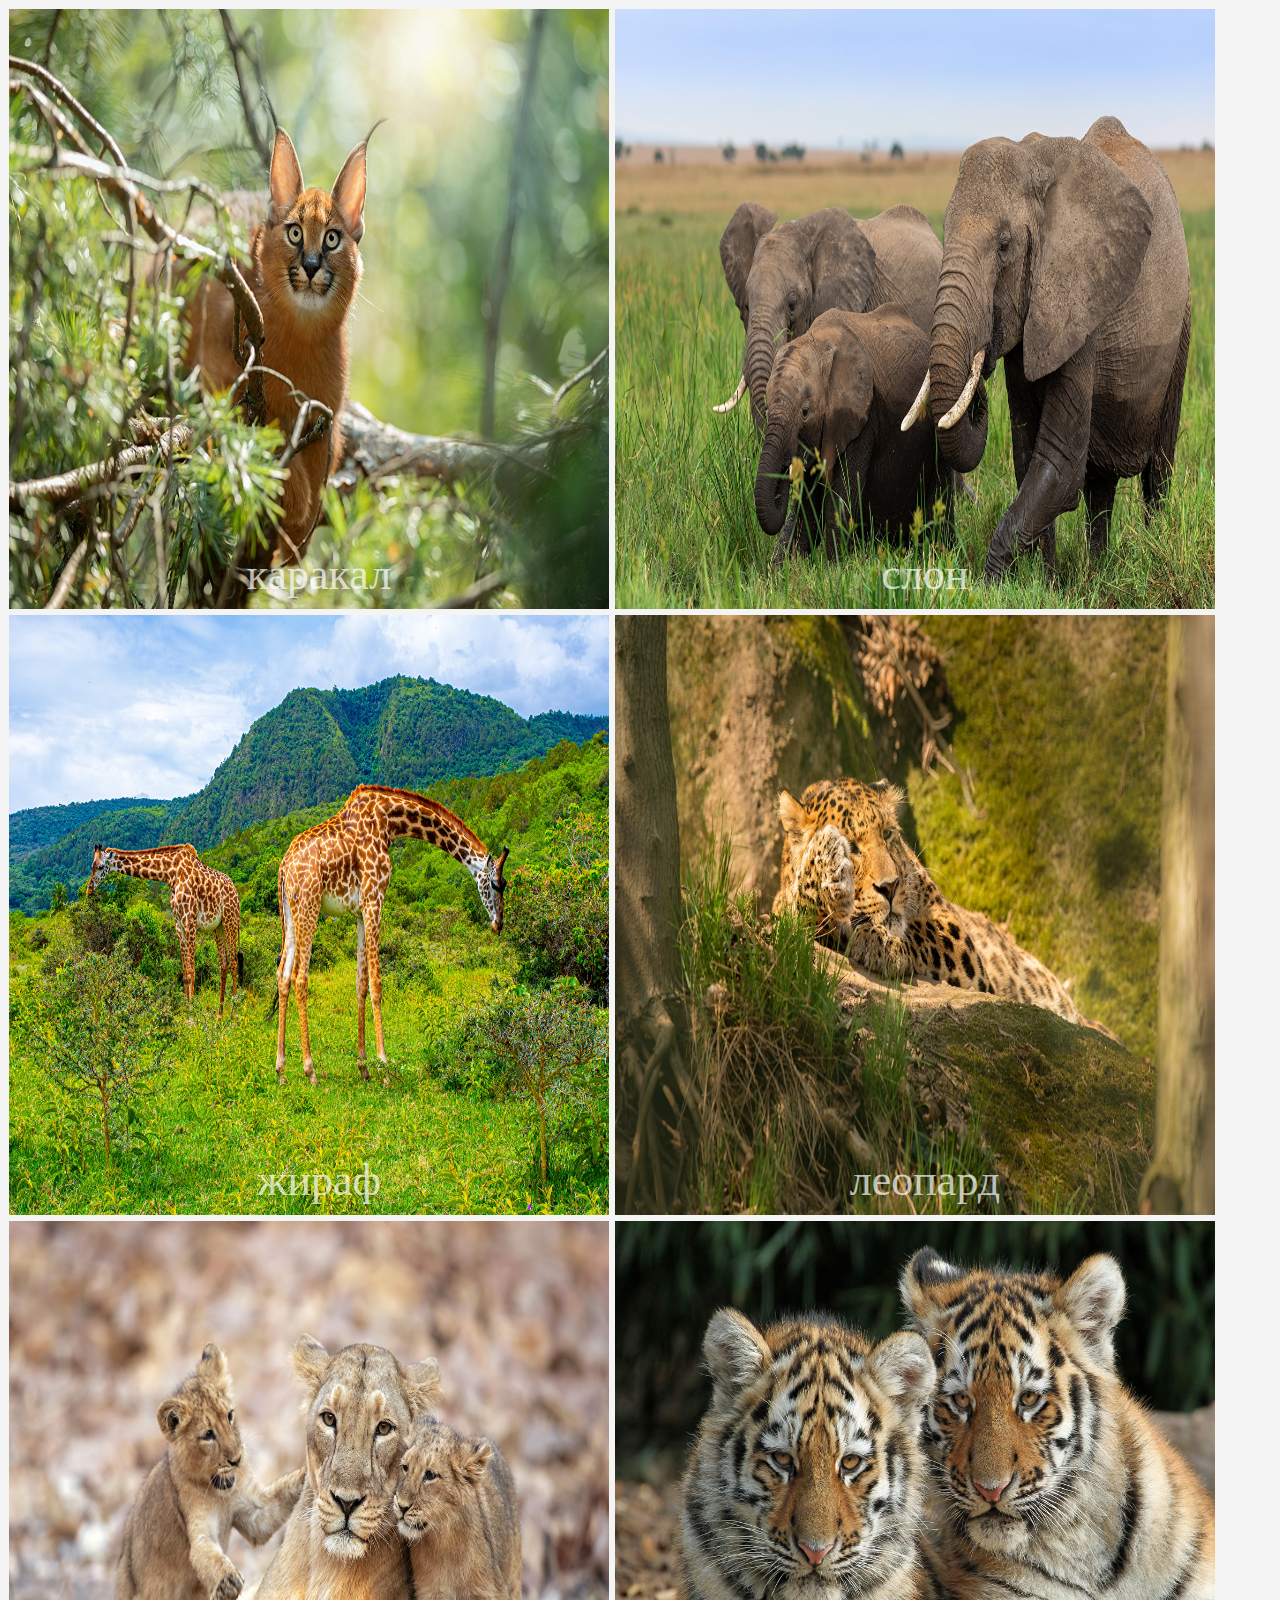
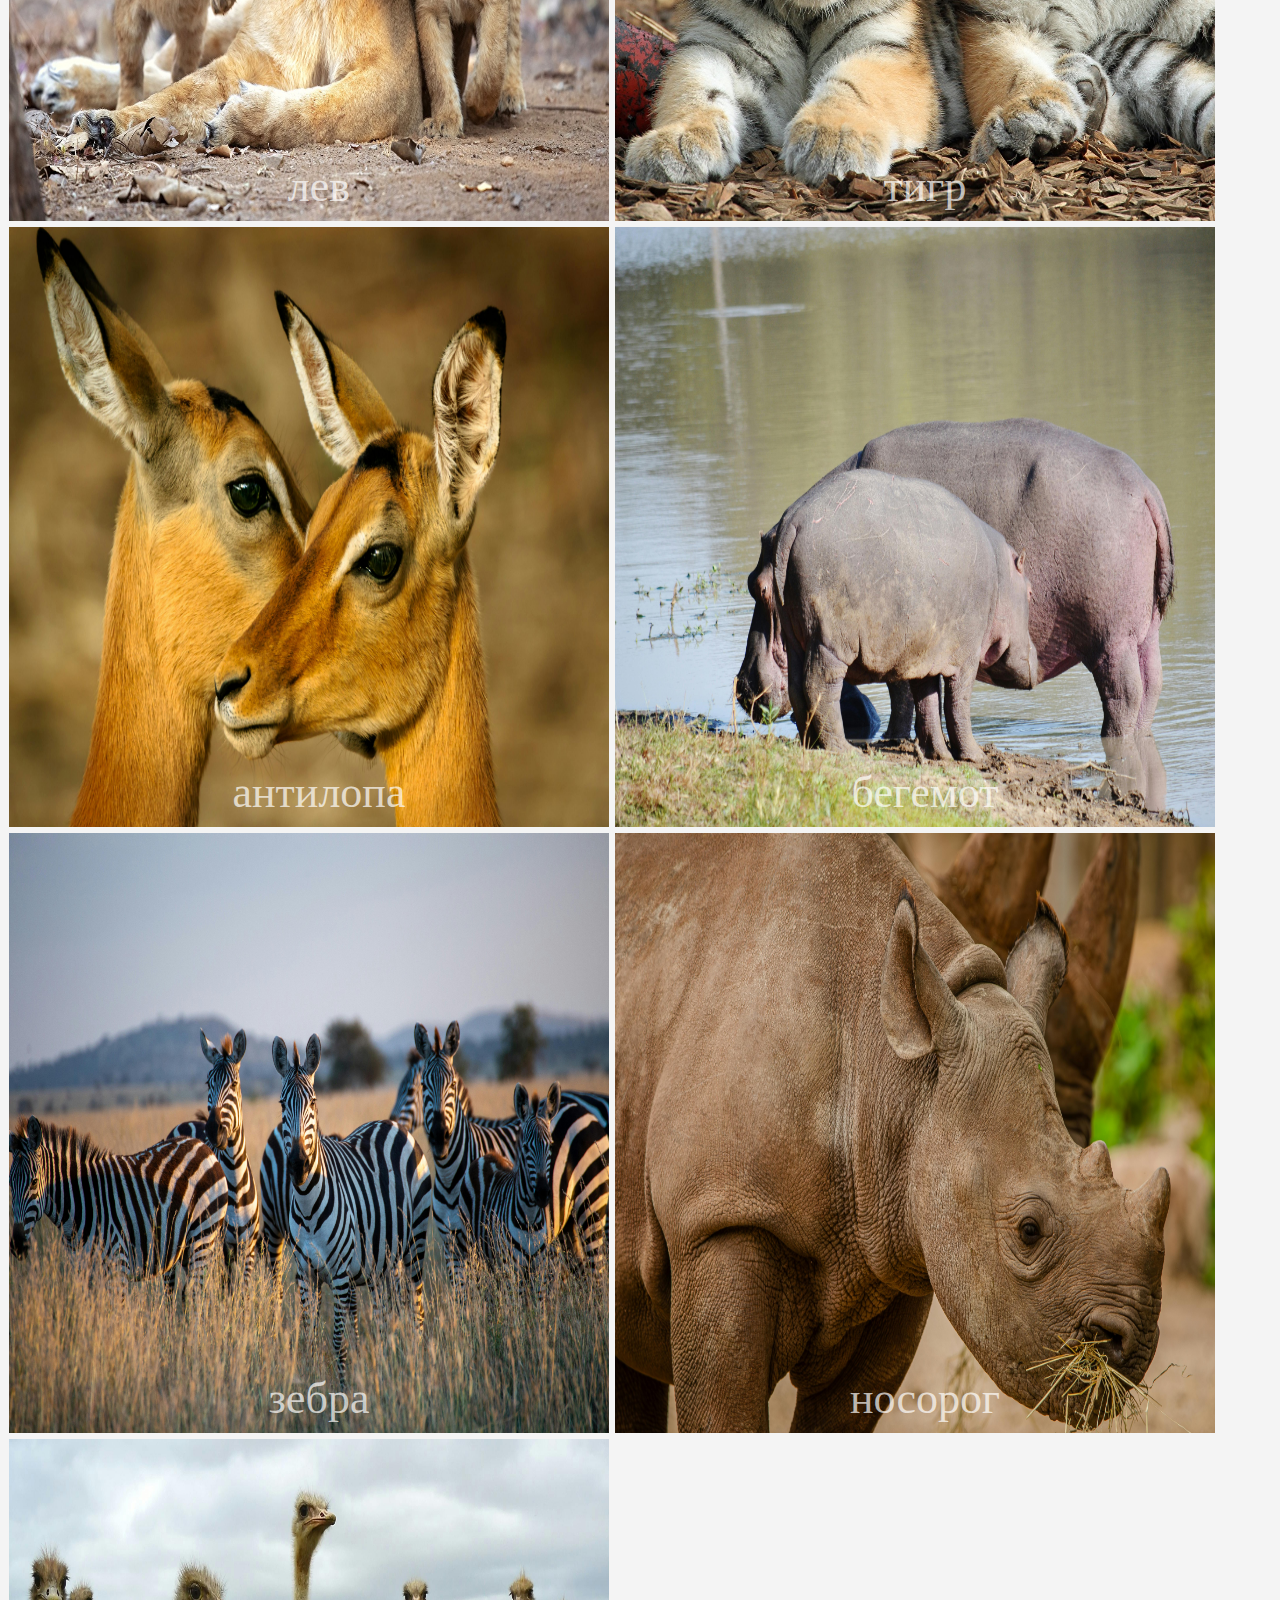
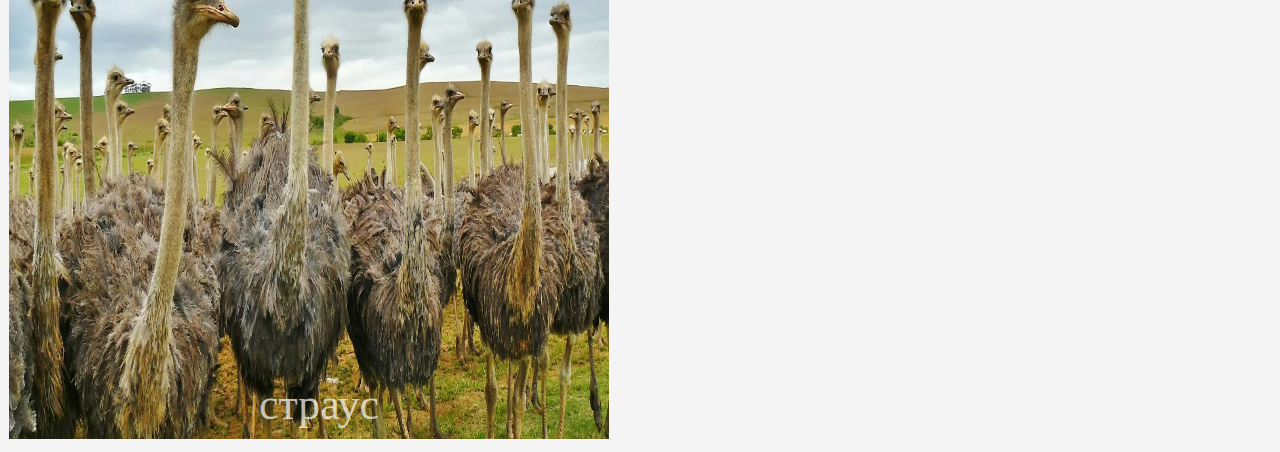
<file: flex/index.html>
<!DOCTYPE html>
<html lang="en">

<head>
   <meta charset="UTF-8">
   <meta name="viewport" content="width=device-width, initial-scale=1.0">
   <title>Document</title>
   <link rel="stylesheet" href="style.css">
</head>

<body>
   <div class="photo-gallery">
      <img src="./assets/1.jpg" class="photo-item">
      <div class="caption">каракал</div>
   </div>
   <div class="photo-gallery">
      <img src="./assets/2.jpg" class="photo-item">
      <div class="caption">слон</div>
   </div>
   <div class="photo-gallery">
      <img src="./assets/3.jpg" class="photo-item">
      <div class="caption">жираф</div>
   </div>
   <div class="photo-gallery">
      <img src="./assets/4.jpg" class="photo-item">
      <div class="caption">леопард</div>
   </div>
   <div class="photo-gallery">
      <img src="./assets/5.jpg" class="photo-item">
      <div class="caption">лев</div>
   </div>
   <div class="photo-gallery">
      <img src="./assets/6.jpg" class="photo-item">
      <div class="caption">тигр</div>
   </div>
   <div class="photo-gallery">
      <img src="./assets/7.jpg" class="photo-item">
      <div class="caption">антилопа</div>
   </div>
   <div class="photo-gallery">
      <img src="./assets/8.jpg" class="photo-item">
      <div class="caption">бегемот</div>
   </div>
   <div class="photo-gallery">
      <img src="./assets/9.jpg" class="photo-item">
      <div class="caption">зебра</div>
   </div>
   <div class="photo-gallery">
      <img src="./assets/10.jpg" class="photo-item">
      <div class="caption">носорог</div>
   </div>
   <div class="photo-gallery">
      <img src="./assets/11.jpg" class="photo-item">
      <div class="caption">страус</div>
   </div>
</body>
</html>
</file>
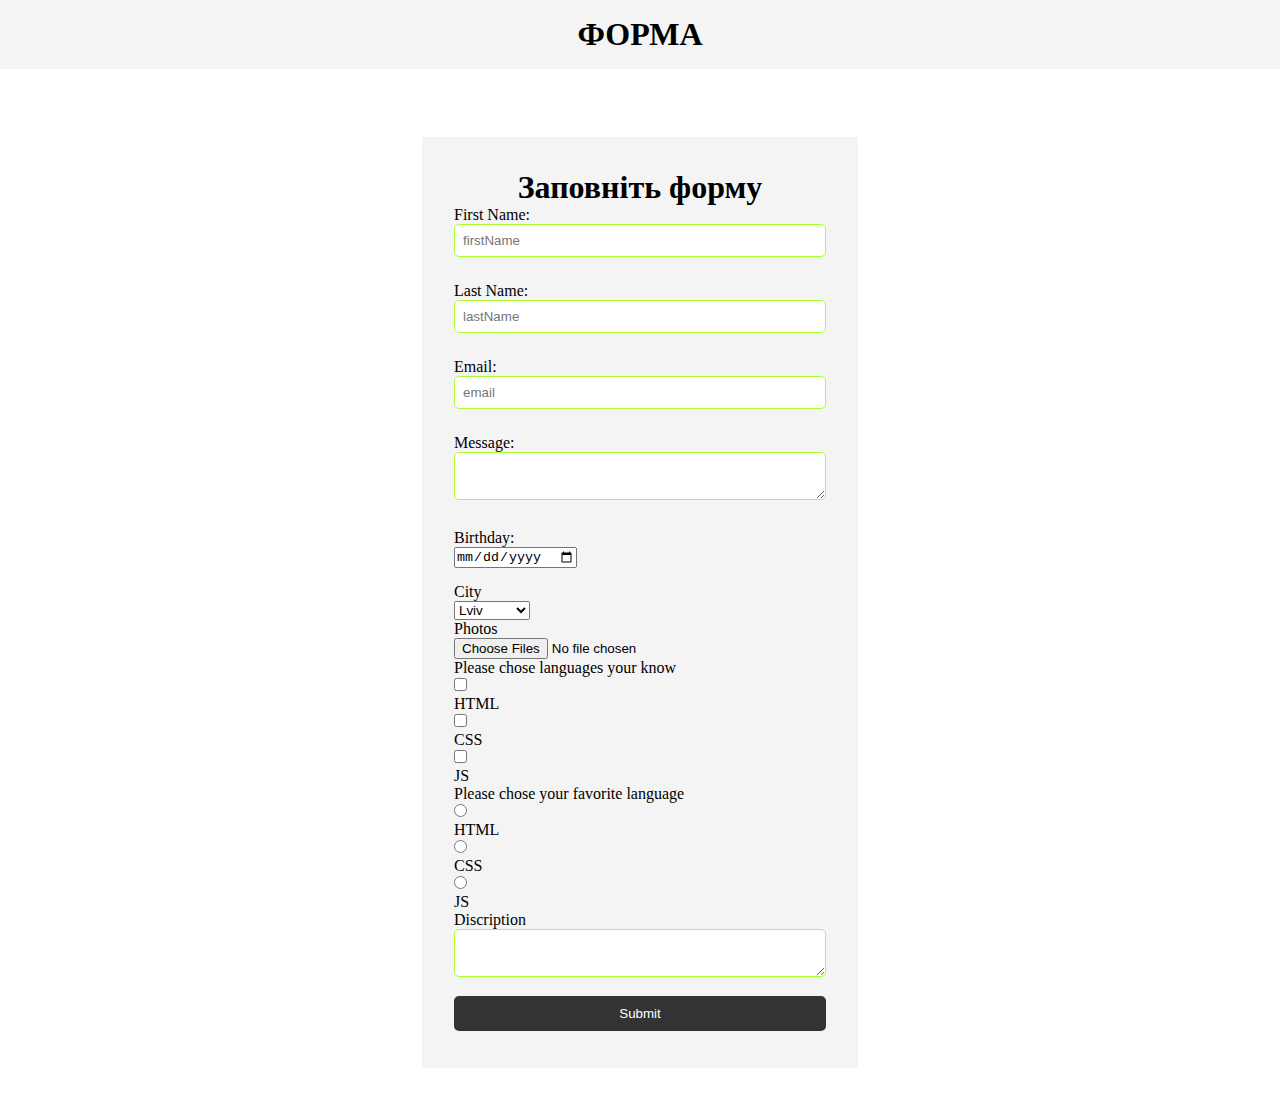
<file: table/index.html>
<!DOCTYPE html>
<html lang="en">
<head>
    <meta charset="UTF-8">
    <meta name="viewport" content="width=device-width, initial-scale=1.0">
    <link rel="stylesheet" href="style.css">
    <title>ФОРМА</title>
</head>
<body>
    <header>
        <h1>ФОРМА</h1>
    </header>
    <section class="container">
        <form id="my-form" enctype="multipart/form-data">
            <h1>Заповніть форму</h1>
            <div class="form-group">
                <label for="name">First Name: </label>
                <input type="text" id="firstName" placeholder="firstName" required>
            </div>
            <div class="form-group">
                <label for="name">Last Name: </label>
                <input type="text" id="lastName" placeholder="lastName" required>
            </div>
            <div class="form-group">
                <label for="email">Email: </label>
                <input type="text" id="email" placeholder="email" autocomplete="off" required>
            </div>
            <div class="form-group">
                <label for="name">Message: </label>
                <textarea name="message"></textarea>
            </div>
            <div class="form-group">
                <label for="name">Birthday: </label>
                <input type="date" id="birthday" placeholder="birthday" required>
            </div>           
            <div class="form-element">
                <label for="city" class="form-label">City</label>
                <select name="city" id="city" class="textInput" required>
                    <option value="lviv">Lviv</option>
                    <option value="kiev">Kiev</option>
                    <option value="odessa">Odessa</option>
                    <option value="vinnytsia">Vinnytsia</option>
                </select>
            </div>
            <div class="form-element">
                <label for="photos" class="form-label">Photos</label>
                <input type="file" id="photos" placeholder="photos" multiple>
            </div>
            <div class="form-element">
                <span class="form-label">Please chose languages your know</span>
                <div class="checkboxRadioWrapper">
                    <input id="programLanguagesHTML" name="programLanguagesHTML" type="checkbox" class="squareCheckbox">
                    <label for="programLanguagesHTML" class="formLabel checkboxLabel">HTML</label>
                </div>
                <div class="checkboxRadioWrapper">
                    <input id="programLanguagesHTML" name="programLanguagesCSS" type="checkbox" class="squareCheckbox">
                    <label for="programLanguagesHTML" class="formLabel checkboxLabel">CSS</label>
                </div>
                <div class="checkboxRadioWrapper">
                    <input id="programLanguagesHTML" name="programLanguagesJS" type="checkbox" class="squareCheckbox">
                    <label for="programLanguagesHTML" class="formLabel checkboxLabel">JS</label>
                </div>
            </div>
            <div class="form-element">
                <span class="form-label">Please chose your favorite language</span>
                <div class="checkboxRadioWrapper">
                    <input id="radioHTML" name="favoriteLanguage" type="radio" value="html">
                    <label for="radioHTML" class="formLabel">HTML</label>
                  </div>
                  <div class="checkboxRadioWrapper">
                    <input id="radioCSS" name="favoriteLanguage" type="radio" value="css" />
                    <label for="radioCSS" class="formLabel">CSS</label>
                  </div>
                  <div class="checkboxRadioWrapper">
                    <input id="radioJS" name="favoriteLanguage" type="radio" value="js" />
                    <label for="radioJS" class="formLabel">JS</label>
                  </div>
            </div>
            <div class="form-element">
                <label for="description" class="form-label">Discription</label>
                <textarea name="description" id="description"></textarea>
            </div>
            <input class="btn" type="submit" value="Submit">
            <div id="formResults"></div>
        </form>
    </section>
    <!-- <script>
        const registerForm = document.getElementById("registerForm");
    
        registerForm.addEventListener("submit", (formData) => {
          formData.preventDefault();
          const formResults = document.getElementById("formResults");
          formResults.textContent = '';
    
          const registerFormData = new FormData(registerForm);
    
          for (let [key, value] of registerFormData.entries()) {
            console.log(`${key}: ${value}`);
            const newElement = document.createElement('div');
            newElement.textContent = `${key}: ${value}`;
            newElement.classList.add('formResultField');
            formResults.appendChild(newElement);
          }
        })
      </script> -->
    
</body>
</html>
</file>
<file: flex/style.css>
body {
    background-color: #f4f4f4;
}
.photo-gallery {
    display: inline-block;
    flex-direction: row;
    position: relative;
    /* flex-wrap: wrap; */
}
 .caption {
    position: absolute;
    font-size: 14px;
    width: 100%;
    padding: 10px;
    bottom: 0;
    left: 0;
    text-align: center;
    color: rgba(255, 255, 255, 0.7);
}
.photo-item {
    /* display: block;
    width: 220px;
    height: 220px;
    margin: 3.8px; */
    display: block;
    width: 600px;
    height: 600px;
    margin: 1px; 
}
.my-form {
    padding: 20px;
}
.my-form label {
    display: block;
}
.my-form .form-group {
  padding-bottom: 15px;
}
.my-form input[type="text"], .my-form textarea {
    width: 100%;
    padding: 8px;
}
.button {
    background-color: black;
    color: beige;
    padding: 10px 15px;
    border: none;
    font-size: large;
}
.button:hover {
    background-color: rgba(41, 39, 41, 0.9);
}
@media only screen and (max-width: 1200px) {
    .photo-item {
        width: 500px;
        height: 500px;
    }
    .caption {
        font-size: 24px;
    }
}
@media only screen and (max-width: 768px) {
    .photo-item {
            width: 350px;
            height: 350px;
        }
    .caption {
        font-size: 34px;
    }
}
@media only screen and (max-width: 320px) {
    .photo-item {
        width: 320px;
        height: 300px;
    }
        }
    .caption {
        font-size: 44px;
    }
</file>
<file: table/style.css>
* {
    margin: 0;
    padding: 0;
    box-sizing: border-box;
}
header {
    background: #f4f4f4;
    padding: 1rem;
    text-align: center;
    margin-bottom: 20px;
}
.container {
   margin: auto;
   width: 500px;
   overflow: auto;
   padding: 3rem 2rem;
}
#my-form {
  padding: 2rem;
  background-color: #f4f4f4;
}
#my-form > h1 {
    text-align: center;
}
#my-form .form-group{
    padding-bottom: 15px;
}
#my-form label {
    display: block;
}
#my-form input[type=text], #my-form textarea {
   width: 100%;
   padding: 8px;
   margin-bottom: 10px;
   border-radius: 5px;
   border: 1px solid greenyellow;
}
.btn {
    display: block;
    width: 100%;
    padding: 10px 15px;
    border: 0;
    background: #333;
    color: white;
    border-radius: 5px;
    margin: 5px 0;
}
.btn:hover {
    background: #444;
}
</file>
